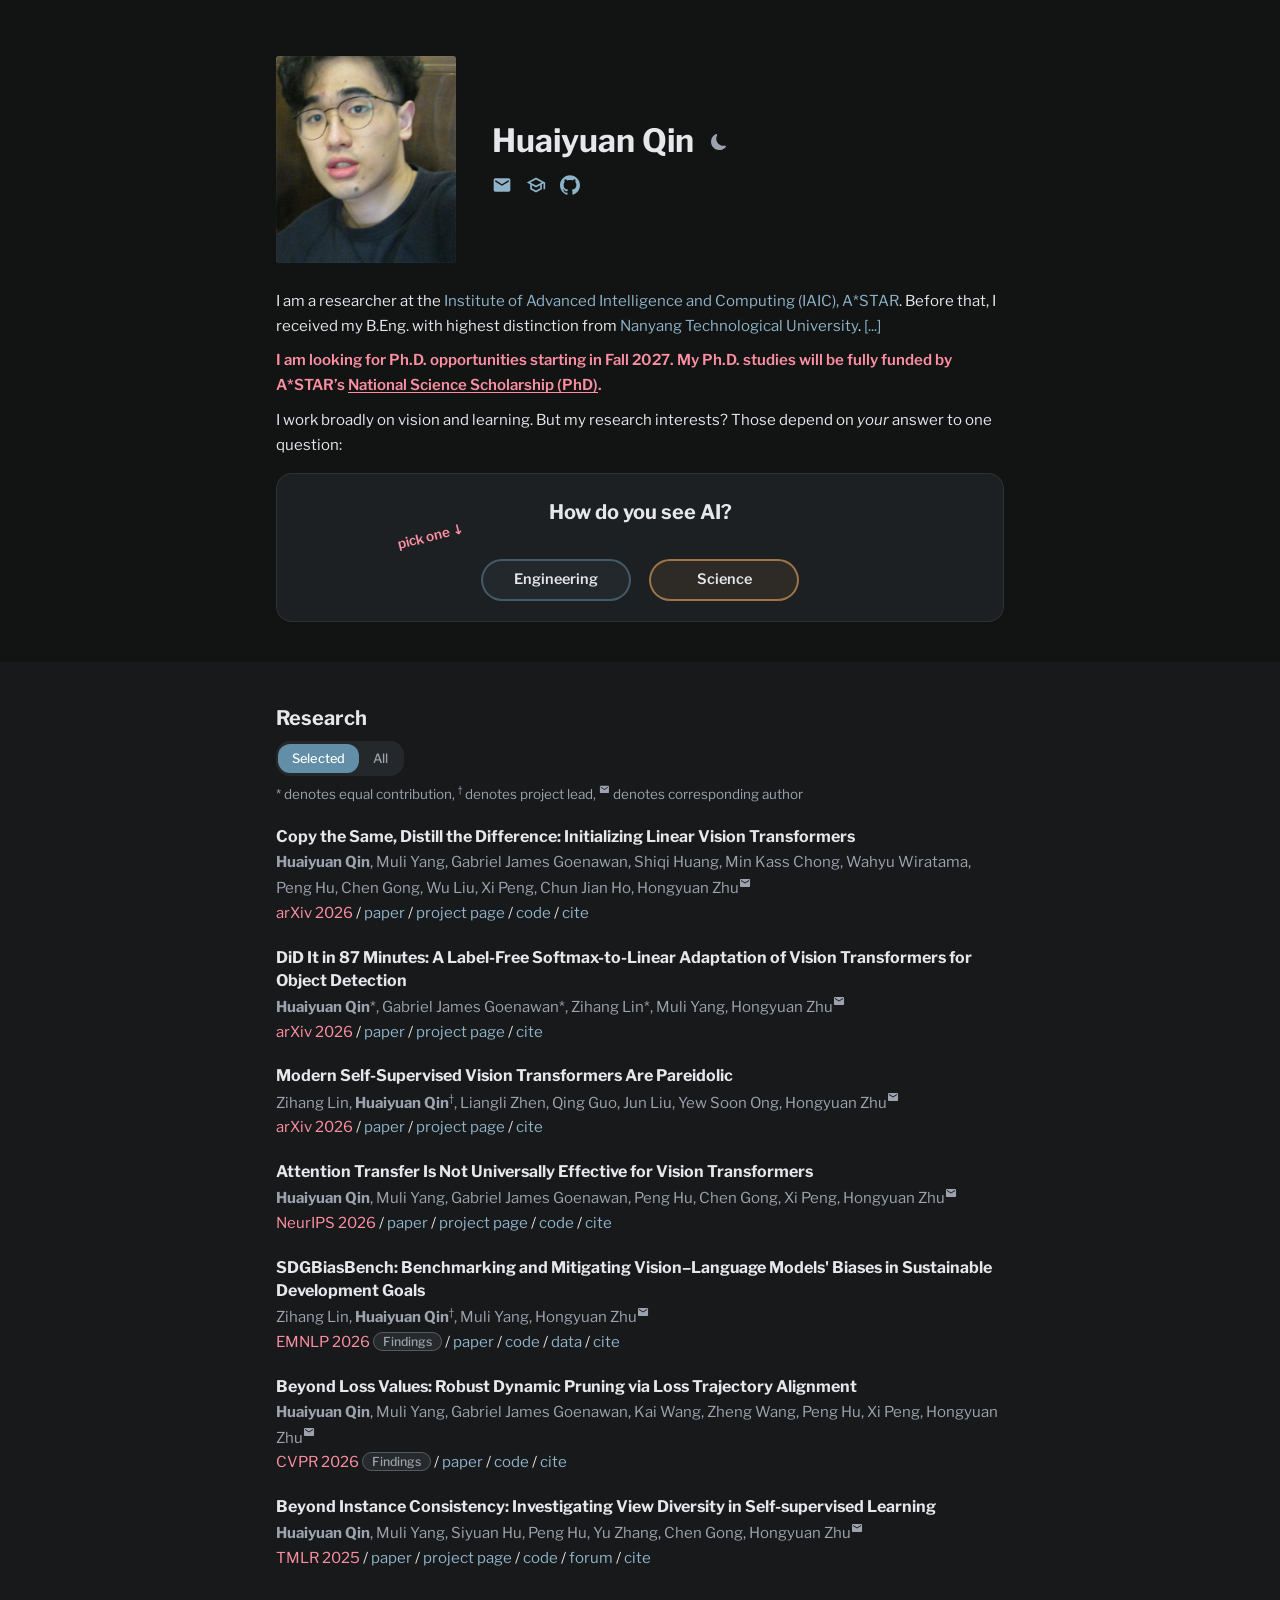
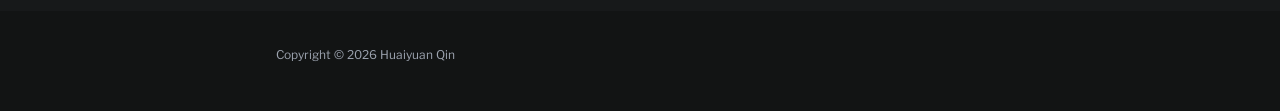
<file: index.html>
<!DOCTYPE html>
<html lang="en">

<head>
  <meta charset="UTF-8">
  <meta name="viewport" content="width=device-width, initial-scale=1">
  <meta name="description" content="Researcher at A*STAR, working on vision and learning.">
  <meta name="author" content="Huaiyuan Qin">
  <meta name="google-site-verification" content="AUz_-XQe1RFLe8JM5SM3DEXST_Pi_2eFm3qLyCKS68M" />
  <title>Huaiyuan Qin</title>

  <!-- Link preview (Open Graph / Twitter cards) -->
  <meta property="og:type" content="website">
  <meta property="og:title" content="Huaiyuan Qin">
  <meta property="og:description" content="Researcher at A*STAR, working on vision and learning.">
  <meta property="og:url" content="https://leonqin430.github.io/">
  <meta property="og:image" content="https://leonqin430.github.io/assets/profile.jpg">
  <meta name="twitter:card" content="summary">

  <!-- Structured data: this page is a person's profile, not a dated article -->
  <script type="application/ld+json">
  {
    "@context": "https://schema.org",
    "@type": "Person",
    "name": "Huaiyuan Qin",
    "url": "https://leonqin430.github.io/",
    "image": "https://leonqin430.github.io/assets/profile.jpg",
    "jobTitle": "Research Engineer",
    "worksFor": {
      "@type": "Organization",
      "name": "Institute of Advanced Intelligence and Computing (IAIC), A*STAR",
      "url": "https://www.a-star.edu.sg/iaic"
    },
    "alumniOf": {
      "@type": "CollegeOrUniversity",
      "name": "Nanyang Technological University",
      "url": "https://www.ntu.edu.sg/"
    },
    "sameAs": [
      "https://scholar.google.com/citations?user=IT6mI3oAAAAJ",
      "https://github.com/leonqin430"
    ]
  }
  </script>
  <link rel="preconnect" href="https://fonts.googleapis.com">
  <link rel="preconnect" href="https://fonts.gstatic.com" crossorigin>
  <link rel="stylesheet" href="https://fonts.googleapis.com/css2?family=Libre+Franklin:ital,wght@0,400;0,500;0,600;0,700;1,400&display=swap">
  <link rel="stylesheet" href="css/style.css">
</head>

<body>

  <!-- Reusable icons (referenced via <use href="#...">) -->
  <svg style="display: none" aria-hidden="true">
    <symbol id="icon-mail" viewBox="0 0 24 24"><path d="M20 4H4c-1.1 0-2 .9-2 2v12c0 1.1.9 2 2 2h16c1.1 0 2-.9 2-2V6c0-1.1-.9-2-2-2zm0 4l-8 5-8-5V6l8 5 8-5v2z"/></symbol>
  </svg>

  <!-- SECTION: Home -->
  <section class="section" id="home">
    <div class="container">
      <div class="home-row">
        <div class="home-photo">
          <img src="assets/profile.jpg" alt="Huaiyuan Qin">
        </div>
        <div class="home-info">
          <h1 class="name">
            Huaiyuan Qin
            <button id="theme-toggle" class="theme-toggle-btn" aria-label="Toggle color theme" title="Toggle color theme">
              <!-- moon shown while dark, sun while light (as on pingchuan.ma) -->
              <svg class="icon-moon" viewBox="0 0 16 16" aria-hidden="true"><path d="M6 .278a.77.77 0 0 1 .08.858 7.2 7.2 0 0 0-.878 3.46c0 4.021 3.278 7.277 7.318 7.277q.792-.001 1.533-.16a.79.79 0 0 1 .81.316.73.73 0 0 1-.031.893A8.35 8.35 0 0 1 8.344 16C3.734 16 0 12.286 0 7.71 0 4.266 2.114 1.312 5.124.06A.75.75 0 0 1 6 .278"/></svg>
              <svg class="icon-sun" viewBox="0 0 16 16" aria-hidden="true"><path d="M8 12a4 4 0 1 0 0-8 4 4 0 0 0 0 8M8 0a.5.5 0 0 1 .5.5v2a.5.5 0 0 1-1 0v-2A.5.5 0 0 1 8 0m0 13a.5.5 0 0 1 .5.5v2a.5.5 0 0 1-1 0v-2A.5.5 0 0 1 8 13m8-5a.5.5 0 0 1-.5.5h-2a.5.5 0 0 1 0-1h2a.5.5 0 0 1 .5.5M3 8a.5.5 0 0 1-.5.5h-2a.5.5 0 0 1 0-1h2A.5.5 0 0 1 3 8m10.657-5.657a.5.5 0 0 1 0 .707l-1.414 1.415a.5.5 0 1 1-.707-.708l1.414-1.414a.5.5 0 0 1 .707 0m-9.193 9.193a.5.5 0 0 1 0 .707L3.05 13.657a.5.5 0 0 1-.707-.707l1.414-1.414a.5.5 0 0 1 .707 0m9.193 2.121a.5.5 0 0 1-.707 0l-1.414-1.414a.5.5 0 0 1 .707-.707l1.414 1.414a.5.5 0 0 1 0 .707M4.464 4.465a.5.5 0 0 1-.707 0L2.343 3.05a.5.5 0 1 1 .707-.707l1.414 1.414a.5.5 0 0 1 0 .708"/></svg>
            </button>
          </h1>
          <!-- Contact icons (style from graceluo.net) -->
          <div class="profile-links">
            <a href="#" id="email-link" aria-label="Email" title="Email">
              <svg viewBox="0 0 24 24" fill="currentColor" aria-hidden="true"><path d="M20 4H4c-1.1 0-2 .9-2 2v12c0 1.1.9 2 2 2h16c1.1 0 2-.9 2-2V6c0-1.1-.9-2-2-2zm0 4l-8 5-8-5V6l8 5 8-5v2z"/></svg>
            </a>
            <a href="https://scholar.google.com/citations?hl=en&amp;user=IT6mI3oAAAAJ" target="_blank" aria-label="Google Scholar" title="Google Scholar">
              <svg viewBox="0 0 24 24" fill="currentColor" aria-hidden="true"><path d="M12 3L1 9l4 2.18v6L12 21l7-3.82v-6l2-1.09V17h2V9L12 3zM5.18 9 12 5.28 18.82 9 12 12.72 5.18 9zM17 15.99l-5 2.73-5-2.73v-3.72L12 15l5-2.73v3.72z"/></svg>
            </a>
            <a href="https://github.com/leonqin430" target="_blank" aria-label="GitHub" title="GitHub">
              <svg viewBox="0 0 24 24" fill="currentColor" aria-hidden="true"><path d="M12 .297c-6.63 0-12 5.373-12 12 0 5.303 3.438 9.8 8.205 11.385.6.113.82-.258.82-.577 0-.285-.01-1.04-.015-2.04-3.338.724-4.042-1.61-4.042-1.61C4.422 18.07 3.633 17.7 3.633 17.7c-1.087-.744.084-.729.084-.729 1.205.084 1.838 1.236 1.838 1.236 1.07 1.835 2.809 1.305 3.495.998.108-.776.417-1.305.76-1.605-2.665-.3-5.466-1.332-5.466-5.93 0-1.31.465-2.38 1.235-3.22-.135-.303-.54-1.523.105-3.176 0 0 1.005-.322 3.3 1.23.96-.267 1.98-.4 3-.405 1.02.005 2.04.138 3 .405 2.28-1.552 3.285-1.23 3.285-1.23.645 1.653.24 2.873.12 3.176.765.84 1.23 1.91 1.23 3.22 0 4.61-2.805 5.625-5.475 5.92.42.36.81 1.096.81 2.22 0 1.606-.015 2.896-.015 3.286 0 .315.21.69.825.57C20.565 22.092 24 17.592 24 12.297c0-6.627-5.373-12-12-12"/></svg>
            </a>
          </div>
        </div>
      </div>
      <div class="bio">
        <p>
          I am a researcher at the <a href="https://www.a-star.edu.sg/iaic" target="_blank">Institute of Advanced Intelligence and Computing (IAIC), A*STAR</a>.
          Before that, I received my B.Eng. with highest distinction from
          <a href="https://www.ntu.edu.sg/" target="_blank">Nanyang Technological University</a>.
          <a href="#" id="more-trigger" aria-label="Show or hide education, experience, honors and awards" title="Show / hide education, experience, honors and awards">[...]</a>
        </p>
        <p class="hiring-note">
          I am looking for Ph.D. opportunities starting in Fall 2027. My Ph.D. studies will be fully funded by A*STAR&rsquo;s
          <a href="https://www.a-star.edu.sg/scholarships/home/scholarships/national-science-scholarship-%28phd%29" target="_blank">National Science Scholarship (PhD)</a>.
        </p>
        <p>
          I work broadly on vision and learning. But my research interests?
          Those depend on <em>your</em> answer to one question:
        </p>
      </div>

      <!-- Research statement selector (interaction from akoepke.github.io/cave_umwelten) -->
      <div class="stmt-card">
        <p class="stmt-question">How do you see AI?</p>
        <div class="stmt-buttons">
          <span class="stmt-hint" aria-hidden="true">pick one &#x2193;</span>
          <button type="button" class="stmt-btn" data-stmt="engineering">Engineering</button>
          <button type="button" class="stmt-btn" data-stmt="science">Science</button>
        </div>
        <div class="stmt-panel" id="stmt-engineering" hidden>
          <p>
            I see AI as an <b>engineering discipline</b>, with the goal of building learning systems that are
            more scalable, robust, and efficient.
          </p>
          <p>
            Specifically, my research approaches this through <b>data-centric AI</b> from three perspectives:
          </p>
          <div class="stmt-topic">
            <div class="stmt-topic-name">Data of AI</div>
            <div class="stmt-topic-tag">Understanding the role of data in learning.</div>
            <p>How do data distribution, quality, diversity, modality, and individual samples shape what models learn and how well they generalize?</p>
          </div>
          <div class="stmt-topic">
            <div class="stmt-topic-name">Data for AI</div>
            <div class="stmt-topic-tag">Adapting AI to diverse forms of data.</div>
            <p>How can learning methods be designed to work effectively across different domains, modalities, and real-world data conditions?</p>
          </div>
          <div class="stmt-topic">
            <div class="stmt-topic-name">AI as Data</div>
            <div class="stmt-topic-tag">Rethinking what &ldquo;data&rdquo; can be.</div>
            <p>Can trained models, representations, parameters, and other learned artifacts themselves become data from which new models or knowledge can be derived?</p>
          </div>
        </div>
        <div class="stmt-panel" id="stmt-science" hidden>
          <p>
            I also see AI as an <b>empirical science</b>. As we move toward increasingly general intelligence,
            I view this process not only as building more capable models, but also as <b>creating an
            artificial world of learning systems within our hands</b>.
          </p>
          <p>
            Just as the physical world is governed by laws that allow us to understand and predict how objects
            behave, I believe the artificial world we create may also exhibit its own <b>fundamental laws of
            learning</b>. My research therefore asks whether artificial learning can become an empirical
            science with discoverable <b>laws of change and invariance</b>.
          </p>
          <p>
            Specifically, I explore this question from three perspectives:
          </p>
          <div class="stmt-topic">
            <div class="stmt-topic-name">Dynamics of Learning</div>
            <div class="stmt-topic-tag">Understanding how learning systems change.</div>
            <p>How do models respond when we change their data, optimization, architecture, or other learning conditions, and can these changes be described by consistent principles?</p>
          </div>
          <div class="stmt-topic">
            <div class="stmt-topic-name">Universality of Learning</div>
            <div class="stmt-topic-tag">Understanding what remains invariant across learning systems.</div>
            <p>Despite differences in architectures, objectives, datasets, and modalities, are there common structures, behaviors, or principles that consistently emerge during learning?</p>
          </div>
          <div class="stmt-topic">
            <div class="stmt-topic-name">Predictive Science of AI</div>
            <div class="stmt-topic-tag">Moving from observation toward prediction.</div>
            <p>Can the regularities discovered across learning systems be distilled into compact principles that explain existing phenomena and predict the behavior of previously unseen systems and conditions?</p>
          </div>
        </div>
      </div>
    </div>
  </section>
  <!-- SECTION: Home -->

  <!-- SECTION: Research -->
  <section class="section" id="research">
    <div class="container">
      <h2 class="section-title">Research</h2>
      <div class="project-toggle" role="group" aria-label="Publication filter">
        <span class="project-toggle-thumb" aria-hidden="true"></span>
        <button type="button" class="project-toggle-option is-active" data-filter="selected" aria-pressed="true">Selected</button>
        <button type="button" class="project-toggle-option" data-filter="all" aria-pressed="false">All</button>
      </div>
      <div class="research-note">
        * denotes equal contribution,
        <sup>&dagger;</sup> denotes project lead,
        <sup class="author-mark"><svg class="mark-mail" aria-label="email icon"><use href="#icon-mail"/></svg></sup> denotes corresponding author
      </div>

      <!-- Publication template:
           - add data-tags="selected" to show the entry under the "Selected" filter
           - author annotations: a baseline * after the name = equal contribution, <sup>&dagger;</sup> project lead,
             <sup class="author-mark"><svg class="mark-mail" role="img" aria-label="corresponding author"><use href="#icon-mail"/></svg></sup> corresponding author
      -->

      <!-- S2L -->
      <div class="pub-item" data-tags="selected">
        <div class="pub-body">
          <div class="pub-title"><a href="https://arxiv.org/abs/2609.35745" target="_blank">Copy the Same, Distill the Difference: Initializing Linear Vision Transformers</a></div>
          <div class="pub-authors">
            <span class="me">Huaiyuan Qin</span>, Muli Yang, Gabriel James Goenawan, Shiqi Huang, Min Kass Chong, Wahyu Wiratama, Peng Hu, Chen Gong, Wu Liu, Xi Peng, Chun Jian Ho, Hongyuan Zhu<sup class="author-mark"><svg class="mark-mail" role="img" aria-label="corresponding author"><use href="#icon-mail"/></svg></sup>
          </div>
          <div class="pub-links">
            <span class="venue">arXiv 2026</span> /
            <a href="https://arxiv.org/pdf/2609.35745" target="_blank">paper</a> /
            <a href="projects/copy-the-same-distill-the-difference/">project page</a> /
            <a href="https://github.com/leonqin430/copy-the-same-distill-the-difference" target="_blank">code</a> /
            <a href="#" data-bibtex="bibtex-s2l">cite</a>
          </div>
          <div class="bibtex" id="bibtex-s2l" hidden>
            <pre class="snippet"><code>@article{qin2026copy,
  title={Copy the Same, Distill the Difference: Initializing Linear Vision Transformers},
  author={Qin, Huaiyuan and Yang, Muli and Goenawan, Gabriel James and Huang, Shiqi and Chong, Min Kass and Wiratama, Wahyu and Hu, Peng and Gong, Chen and Liu, Wu and Peng, Xi and Ho, Chun Jian and Zhu, Hongyuan},
  journal={arXiv preprint arXiv:2609.35745},
  year={2026}
}</code></pre>
            <button type="button" class="copy-btn">copy</button>
          </div>
        </div>
      </div>

      <!-- DiD -->
      <div class="pub-item" data-tags="selected">
        <div class="pub-body">
          <div class="pub-title"><a href="https://arxiv.org/abs/2608.22368" target="_blank">DiD It in 87 Minutes: A Label-Free Softmax-to-Linear Adaptation of Vision Transformers for Object Detection</a></div>
          <div class="pub-authors">
            <span class="me">Huaiyuan Qin</span>*, Gabriel James Goenawan*, Zihang Lin*, Muli Yang, Hongyuan Zhu<sup class="author-mark"><svg class="mark-mail" role="img" aria-label="corresponding author"><use href="#icon-mail"/></svg></sup>
          </div>
          <div class="pub-links">
            <span class="venue">arXiv 2026</span> /
            <a href="https://arxiv.org/pdf/2608.22368" target="_blank">paper</a> /
            <a href="projects/did-it-in-87-minutes/">project page</a> /
            <a href="#" data-bibtex="bibtex-did">cite</a>
          </div>
          <div class="bibtex" id="bibtex-did" hidden>
            <pre class="snippet"><code>@article{qin2026did,
  title={{DiD} It in 87 Minutes: A Label-Free Softmax-to-Linear Adaptation of Vision Transformers for Object Detection},
  author={Qin, Huaiyuan and Goenawan, Gabriel James and Lin, Zihang and Yang, Muli and Zhu, Hongyuan},
  journal={arXiv preprint arXiv:2608.22368},
  year={2026}
}</code></pre>
            <button type="button" class="copy-btn">copy</button>
          </div>
        </div>
      </div>

      <!-- Pareidolic -->
      <div class="pub-item" data-tags="selected">
        <div class="pub-body">
          <div class="pub-title"><a href="https://arxiv.org/abs/2611.31238" target="_blank">Modern Self-Supervised Vision Transformers Are Pareidolic</a></div>
          <div class="pub-authors">
            Zihang Lin, <span class="me">Huaiyuan Qin</span><sup>&dagger;</sup>, Liangli Zhen, Qing Guo, Jun Liu, Yew Soon Ong, Hongyuan Zhu<sup class="author-mark"><svg class="mark-mail" role="img" aria-label="corresponding author"><use href="#icon-mail"/></svg></sup>
          </div>
          <div class="pub-links">
            <span class="venue">arXiv 2026</span> /
            <a href="https://arxiv.org/pdf/2611.31238" target="_blank">paper</a> /
            <a href="projects/self-supervised-vits-are-pareidolic/">project page</a> /
            <a href="#" data-bibtex="bibtex-pareidolic">cite</a>
          </div>
          <div class="bibtex" id="bibtex-pareidolic" hidden>
            <pre class="snippet"><code>@article{lin2026modern,
  title={Modern Self-Supervised Vision Transformers Are Pareidolic},
  author={Lin, Zihang and Qin, Huaiyuan and Zhen, Liangli and Guo, Qing and Liu, Jun and Ong, Yew Soon and Zhu, Hongyuan},
  journal={arXiv preprint arXiv:2611.31238},
  year={2026}
}</code></pre>
            <button type="button" class="copy-btn">copy</button>
          </div>
        </div>
      </div>

      <!-- Attention Transfer -->
      <div class="pub-item" data-tags="selected">
        <div class="pub-body">
          <div class="pub-title"><a href="https://arxiv.org/abs/2605.07191" target="_blank">Attention Transfer Is Not Universally Effective for Vision Transformers</a></div>
          <div class="pub-authors">
            <span class="me">Huaiyuan Qin</span>, Muli Yang, Gabriel James Goenawan, Peng Hu, Chen Gong, Xi Peng, Hongyuan Zhu<sup class="author-mark"><svg class="mark-mail" role="img" aria-label="corresponding author"><use href="#icon-mail"/></svg></sup>
          </div>
          <div class="pub-links">
            <span class="venue">NeurIPS 2026</span> /
            <a href="https://arxiv.org/pdf/2605.07191" target="_blank">paper</a> /
            <a href="projects/attention-transfer-universally/">project page</a> /
            <a href="https://github.com/leonqin430/attention-transfer-universally" target="_blank">code</a> /
            <a href="#" data-bibtex="bibtex-attn">cite</a>
          </div>
          <div class="bibtex" id="bibtex-attn" hidden>
            <pre class="snippet"><code>@inproceedings{qin2026attention,
  title={Attention Transfer Is Not Universally Effective for Vision Transformers},
  author={Qin, Huaiyuan and Yang, Muli and Goenawan, Gabriel James and Hu, Peng and Gong, Chen and Peng, Xi and Zhu, Hongyuan},
  booktitle={Advances in Neural Information Processing Systems},
  year={2026}
}</code></pre>
            <button type="button" class="copy-btn">copy</button>
          </div>
        </div>
      </div>

      <!-- SDGBiasBench -->
      <div class="pub-item" data-tags="selected">
        <div class="pub-body">
          <div class="pub-title"><a href="https://arxiv.org/abs/2605.21919" target="_blank">SDGBiasBench: Benchmarking and Mitigating Vision&ndash;Language Models' Biases in Sustainable Development Goals</a></div>
          <div class="pub-authors">
            Zihang Lin, <span class="me">Huaiyuan Qin</span><sup>&dagger;</sup>, Muli Yang, Hongyuan Zhu<sup class="author-mark"><svg class="mark-mail" role="img" aria-label="corresponding author"><use href="#icon-mail"/></svg></sup>
          </div>
          <div class="pub-links">
            <span class="venue">EMNLP 2026</span> <span class="pub-tag tag-findings">Findings</span> /
            <a href="https://arxiv.org/pdf/2605.21919" target="_blank">paper</a> /
            <a href="https://github.com/jeffreylin122/SDGBiasBench" target="_blank">code</a> /
            <a href="https://huggingface.co/datasets/jeffreylin1222/SDGBiasBench" target="_blank">data</a> /
            <a href="#" data-bibtex="bibtex-sdg">cite</a>
          </div>
          <div class="bibtex" id="bibtex-sdg" hidden>
            <pre class="snippet"><code>@inproceedings{lin2026sdgbiasbench,
  title={{SDGBiasBench}: Benchmarking and Mitigating Vision--Language Models' Biases in Sustainable Development Goals},
  author={Lin, Zihang and Qin, Huaiyuan and Yang, Muli and Zhu, Hongyuan},
  booktitle={Findings of the Association for Computational Linguistics: EMNLP 2026},
  year={2026}
}</code></pre>
            <button type="button" class="copy-btn">copy</button>
          </div>
        </div>
      </div>

      <!-- Beyond Loss Values -->
      <div class="pub-item" data-tags="selected">
        <div class="pub-body">
          <div class="pub-title"><a href="https://arxiv.org/abs/2604.07306" target="_blank">Beyond Loss Values: Robust Dynamic Pruning via Loss Trajectory Alignment</a></div>
          <div class="pub-authors">
            <span class="me">Huaiyuan Qin</span>, Muli Yang, Gabriel James Goenawan, Kai Wang, Zheng Wang, Peng Hu, Xi Peng, Hongyuan Zhu<sup class="author-mark"><svg class="mark-mail" role="img" aria-label="corresponding author"><use href="#icon-mail"/></svg></sup>
          </div>
          <div class="pub-links">
            <span class="venue">CVPR 2026</span> <span class="pub-tag tag-findings">Findings</span> /
            <a href="https://arxiv.org/pdf/2604.07306" target="_blank">paper</a> /
            <a href="https://github.com/leonqin430/AlignPrune" target="_blank">code</a> /
            <a href="#" data-bibtex="bibtex-pruning">cite</a>
          </div>
          <div class="bibtex" id="bibtex-pruning" hidden>
            <pre class="snippet"><code>@inproceedings{qin2026beyond,
  title={Beyond Loss Values: Robust Dynamic Pruning via Loss Trajectory Alignment},
  author={Qin, Huaiyuan and Yang, Muli and Goenawan, Gabriel James and Wang, Kai and Wang, Zheng and Hu, Peng and Peng, Xi and Zhu, Hongyuan},
  booktitle={IEEE/CVF Conference on Computer Vision and Pattern Recognition (CVPR) Findings},
  year={2026}
}</code></pre>
            <button type="button" class="copy-btn">copy</button>
          </div>
        </div>
      </div>

      <!-- AI-Generated Image Detector -->
      <div class="pub-item" data-tags="">
        <div class="pub-body">
          <div class="pub-title"><a href="https://arxiv.org/abs/2602.01973" target="_blank">Your AI-Generated Image Detector Can Secretly Achieve SOTA Accuracy, If Calibrated</a></div>
          <div class="pub-authors">
            Muli Yang, Gabriel James Goenawan, Henan Wang, <span class="me">Huaiyuan Qin</span>, Chenghao Xu, Yanhua Yang<sup class="author-mark"><svg class="mark-mail" role="img" aria-label="corresponding author"><use href="#icon-mail"/></svg></sup>, Fen Fang, Ying Sun, Joo-Hwee Lim, Hongyuan Zhu
          </div>
          <div class="pub-links">
            <span class="venue">AAAI 2026</span> /
            <a href="https://arxiv.org/pdf/2602.01973" target="_blank">paper</a> /
            <a href="https://github.com/muliyangm/AIGI-Det-Calib" target="_blank">code</a> /
            <a href="#" data-bibtex="bibtex-detector">cite</a>
          </div>
          <div class="bibtex" id="bibtex-detector" hidden>
            <pre class="snippet"><code>@inproceedings{yang2026your,
  title={Your {AI}-Generated Image Detector Can Secretly Achieve {SOTA} Accuracy, If Calibrated},
  author={Yang, Muli and Goenawan, Gabriel James and Wang, Henan and Qin, Huaiyuan and Xu, Chenghao and Yang, Yanhua and Fang, Fen and Sun, Ying and Lim, Joo-Hwee and Zhu, Hongyuan},
  booktitle={Proceedings of the AAAI Conference on Artificial Intelligence},
  year={2026}
}</code></pre>
            <button type="button" class="copy-btn">copy</button>
          </div>
        </div>
      </div>

      <!-- Beyond Instance Consistency -->
      <div class="pub-item" data-tags="selected">
        <div class="pub-body">
          <div class="pub-title"><a href="https://arxiv.org/abs/2509.11344" target="_blank">Beyond Instance Consistency: Investigating View Diversity in Self-supervised Learning</a></div>
          <div class="pub-authors">
            <span class="me">Huaiyuan Qin</span>, Muli Yang, Siyuan Hu, Peng Hu, Yu Zhang, Chen Gong, Hongyuan Zhu<sup class="author-mark"><svg class="mark-mail" role="img" aria-label="corresponding author"><use href="#icon-mail"/></svg></sup>
          </div>
          <div class="pub-links">
            <span class="venue">TMLR 2025</span> /
            <a href="https://arxiv.org/pdf/2509.11344" target="_blank">paper</a> /
            <a href="projects/beyond-instance-consistency/">project page</a> /
            <a href="https://github.com/leonqin430/beyond-instance-consistency" target="_blank">code</a> /
            <a href="https://openreview.net/forum?id=urWCU3YMA0" target="_blank">forum</a> /
            <a href="#" data-bibtex="bibtex-bic">cite</a>
          </div>
          <div class="bibtex" id="bibtex-bic" hidden>
            <pre class="snippet"><code>@article{qin2025beyond,
  title={Beyond Instance Consistency: Investigating View Diversity in Self-supervised Learning},
  author={Qin, Huaiyuan and Yang, Muli and Hu, Siyuan and Hu, Peng and Zhang, Yu and Gong, Chen and Zhu, Hongyuan},
  journal={Transactions on Machine Learning Research},
  year={2025}
}</code></pre>
            <button type="button" class="copy-btn">copy</button>
          </div>
        </div>
      </div>

      <!-- SCORE -->
      <div class="pub-item" data-tags="">
        <div class="pub-body">
          <div class="pub-title"><a href="https://arxiv.org/abs/2507.12857" target="_blank">SCORE: Scene Context Matters in Open-Vocabulary Remote Sensing Instance Segmentation</a></div>
          <div class="pub-authors">
            Shiqi Huang, Shuting He, <span class="me">Huaiyuan Qin</span>, Bihan Wen<sup class="author-mark"><svg class="mark-mail" role="img" aria-label="corresponding author"><use href="#icon-mail"/></svg></sup>
          </div>
          <div class="pub-links">
            <span class="venue">ICCV 2025</span> <span class="pub-tag pub-award">Highlight</span> /
            <a href="https://arxiv.org/pdf/2507.12857" target="_blank">paper</a> /
            <a href="https://github.com/HuangShiqi128/SCORE" target="_blank">code</a> /
            <a href="#" data-bibtex="bibtex-score">cite</a>
          </div>
          <div class="bibtex" id="bibtex-score" hidden>
            <pre class="snippet"><code>@inproceedings{huang2025score,
  title={{SCORE}: Scene Context Matters in Open-Vocabulary Remote Sensing Instance Segmentation},
  author={Huang, Shiqi and He, Shuting and Qin, Huaiyuan and Wen, Bihan},
  booktitle={Proceedings of the IEEE/CVF International Conference on Computer Vision (ICCV)},
  year={2025}
}</code></pre>
            <button type="button" class="copy-btn">copy</button>
          </div>
        </div>
      </div>

      <!-- Open World Objects -->
      <div class="pub-item" data-tags="">
        <div class="pub-body">
          <div class="pub-title"><a href="https://openaccess.thecvf.com/content/CVPR2025/papers/Yang_Detecting_Open_World_Objects_via_Partial_Attribute_Assignment_CVPR_2025_paper.pdf" target="_blank">Detecting Open World Objects via Partial Attribute Assignment</a></div>
          <div class="pub-authors">
            Muli Yang, Gabriel James Goenawan, <span class="me">Huaiyuan Qin</span>, Kai Han, Xi Peng, Yanhua Yang, Hongyuan Zhu<sup class="author-mark"><svg class="mark-mail" role="img" aria-label="corresponding author"><use href="#icon-mail"/></svg></sup>
          </div>
          <div class="pub-links">
            <span class="venue">CVPR 2025</span> /
            <a href="https://openaccess.thecvf.com/content/CVPR2025/papers/Yang_Detecting_Open_World_Objects_via_Partial_Attribute_Assignment_CVPR_2025_paper.pdf" target="_blank">paper</a> /
            <a href="https://github.com/muliyangm/PASS" target="_blank">code</a> /
            <a href="#" data-bibtex="bibtex-owo">cite</a>
          </div>
          <div class="bibtex" id="bibtex-owo" hidden>
            <pre class="snippet"><code>@inproceedings{yang2025detecting,
  title={Detecting Open World Objects via Partial Attribute Assignment},
  author={Yang, Muli and Goenawan, Gabriel James and Qin, Huaiyuan and Han, Kai and Peng, Xi and Yang, Yanhua and Zhu, Hongyuan},
  booktitle={Proceedings of the IEEE/CVF Conference on Computer Vision and Pattern Recognition (CVPR)},
  year={2025}
}</code></pre>
            <button type="button" class="copy-btn">copy</button>
          </div>
        </div>
      </div>

      <!-- Aerial Category Discovery (ICIP 2024 workshop) -->
      <div class="pub-item" data-tags="">
        <div class="pub-body">
          <div class="pub-title"><a href="https://doi.org/10.1109/ICIPCW64161.2024.10769106" target="_blank">Dynamic Task-Oriented Prompting for Generalized Aerial Category Discovery</a></div>
          <div class="pub-authors">
            Muli Yang, <span class="me">Huaiyuan Qin</span>, Hongyuan Zhu
          </div>
          <div class="pub-links">
            <span class="venue">ICIP 2024 Workshop</span> <span class="pub-tag pub-award">Best Paper</span> /
            <a href="https://doi.org/10.1109/ICIPCW64161.2024.10769106" target="_blank">paper</a> /
            <a href="#" data-bibtex="bibtex-aerial">cite</a>
          </div>
          <div class="bibtex" id="bibtex-aerial" hidden>
            <pre class="snippet"><code>@inproceedings{yang2024dynamic,
  title={Dynamic Task-Oriented Prompting for Generalized Aerial Category Discovery},
  author={Yang, Muli and Qin, Huaiyuan and Zhu, Hongyuan},
  booktitle={IEEE International Conference on Image Processing Challenges and Workshops (ICIPCW)},
  year={2024}
}</code></pre>
            <button type="button" class="copy-btn">copy</button>
          </div>
        </div>
      </div>

    </div>
  </section>
  <!-- SECTION: Research -->

  <!-- Education + Experience + Honors and Awards are collapsed behind the bio's [...] trigger (as on pingchuan.ma) -->
  <div id="more-content" hidden>

  <!-- SECTION: Education -->
  <section class="section" id="education">
    <div class="container">
      <h2 class="section-title">Education</h2>

      <div class="exp-item">
        <div class="exp-title"><a href="https://www.ntu.edu.sg/" target="_blank">Nanyang Technological University</a>, Singapore</div>
        <div class="exp-row">
          <div class="exp-info">B.Eng. in EEE with Highest Distinction | GPA 4.93/5</div>
          <div class="exp-time">2019 - 2023</div>
        </div>
      </div>

    </div>
  </section>
  <!-- SECTION: Education -->

  <!-- SECTION: Experience -->
  <section class="section" id="experience">
    <div class="container">
      <h2 class="section-title">Experience</h2>

      <div class="exp-item">
        <div class="exp-title"><a href="https://www.a-star.edu.sg/iaic" target="_blank">Institute of Advanced Intelligence and Computing (IAIC), A*STAR</a></div>
        <div class="exp-row">
          <div class="exp-info">Research Engineer</div>
          <div class="exp-time">2023 - Present</div>
        </div>
        <div class="exp-location">Singapore</div>
      </div>

    </div>
  </section>
  <!-- SECTION: Experience -->

  <!-- SECTION: Honors and Awards -->
  <section class="section" id="awards">
    <div class="container">
      <h2 class="section-title">Honors and Awards</h2>

      <div class="exp-item awards">
        <div class="exp-row">
          <div class="exp-info"><span class="award-name">Top Reviewer</span>, NeurIPS 2026</div>
          <div class="exp-time">2026</div>
        </div>
        <div class="exp-row">
          <div class="exp-info"><span class="award-name">National Science Scholarship (PhD)</span>, A*STAR</div>
          <div class="exp-time">2025</div>
        </div>
        <div class="exp-row">
          <div class="exp-info"><span class="award-name">Best Paper Award</span>, ICIP AI4IPoT Workshop 2024</div>
          <div class="exp-time">2024</div>
        </div>
        <div class="exp-row">
          <div class="exp-info"><span class="award-name">Dean&rsquo;s List</span></div>
          <div class="exp-time">2019 - 2023</div>
        </div>
        <div class="exp-row">
          <div class="exp-info"><span class="award-name">NTU President Research Scholar</span></div>
          <div class="exp-time">2020 - 2022</div>
        </div>
        <div class="exp-row">
          <div class="exp-info"><span class="award-name">NTU Science and Technology Undergraduate Full Scholarship</span></div>
          <div class="exp-time">2018</div>
        </div>
      </div>

    </div>
  </section>
  <!-- SECTION: Honors and Awards -->

  </div>
  <!-- /more-content -->

  <footer>
    <div class="container">
      <p>Copyright &copy; <span id="year">2026</span> Huaiyuan Qin</p>
    </div>
  </footer>

  <script src="js/script.js"></script>

</body>

</html>
</file>
<file: css/style.css>
/* ============================================================
   Palette & tokens
   Colors adapted from graceluo.net; layout metrics from
   pingchuan.ma's template.
   Dark theme is the site default; light is the toggle choice.
   ============================================================ */
:root {
  --text: #e5e7eb;
  --text-muted: #9ca3af;
  --text-faint: #6b7280;
  --bg: #121414;
  --bg-band: #17191a;          /* band behind the Research section */
  --link: #8fb3c9;             /* steel blue (lightened for dark bg) */
  --link-hover: #f8b364;       /* warm apricot */
  --award: #ff8fa3;            /* award / highlight red */
  --toggle-track: #24282a;
  --toggle-thumb: #628ea7;
  --code-bg: #1d2022;
  --thumb-ring: rgba(143, 179, 201, 0.55);
  --ph-bg: #1e2426;            /* placeholder image background */
  --ph-fg: #4a5d68;            /* placeholder image foreground */
  --award-hl: #f8b364;         /* award tag (apricot) */
  --card-border: rgba(255, 255, 255, 0.08);

  --page-width: 768px;
  --font-size: 15px;
  --line-height: 1.65;
  --name-size: 32px;
  --section-title-size: 20px;
  --code-size: 12px;
}

:root[data-theme="light"] {
  --text: #1f2937;
  --text-muted: #6b7280;
  --text-faint: #9ca3af;
  --bg: #ffffff;
  --bg-band: #fafafa;
  --link: #628ea7;
  --link-hover: #f8b364;
  --award: #f14668;
  --toggle-track: #f1f1ee;
  --toggle-thumb: #628ea7;
  --code-bg: #f1f1ee;
  --thumb-ring: rgba(98, 142, 167, 0.55);
  --ph-bg: #e7edf1;
  --ph-fg: #9db6c4;
  --award-hl: #d97706;         /* deeper apricot for light bg */
  --card-border: rgba(31, 41, 55, 0.12);
}

/* ============================================================
   Base
   ============================================================ */
* { box-sizing: border-box; }

html { scroll-behavior: smooth; }

body {
  margin: 0;
  font-family: "Libre Franklin", system-ui, -apple-system, BlinkMacSystemFont,
    "Segoe UI", Roboto, "PingFang SC", "Microsoft YaHei", sans-serif;
  font-size: var(--font-size);
  line-height: var(--line-height);
  color: var(--text);
  background: var(--bg);
}

::selection { background: rgba(248, 179, 100, 0.35); }

a {
  color: var(--link);
  text-decoration: none;
  transition: color 0.15s ease;
}
a:hover { color: var(--link-hover); }

img { max-width: 100%; }

sup { font-size: 0.7em; }

.section { padding: 40px 0; }

.container {
  max-width: var(--page-width);
  margin: 0 auto;
  padding: 0 20px;
}

.section-title {
  font-size: var(--section-title-size);
  font-weight: 700;
  margin: 0;
}

.section-sub {
  color: var(--text-muted);
  font-size: 0.9em;
}

/* ============================================================
   Home / header
   ============================================================ */
#home { padding-top: 56px; }

.home-row {
  display: flex;
  align-items: center;
  gap: 36px;
}

.home-photo {
  flex: 0 0 180px;
}
.home-photo img,
.home-photo svg {
  width: 100%;
  border-radius: 3px;
  display: block;
}

.home-info .name {
  font-size: var(--name-size);
  font-weight: 700;
  line-height: 1.2;
  margin: 0 0 14px;
}

.home-info > div { margin: 2px 0; }

/* Contact icon row (from graceluo.net) */
.profile-links {
  display: flex;
  gap: 14px;
  margin-top: 12px;
}
.profile-links a {
  display: inline-flex;
  align-items: center;
  justify-content: center;
  color: var(--link);
  transition:
    transform 0.25s cubic-bezier(0.68, -0.4, 0.265, 1.4),
    color 0.2s ease;
}
.profile-links a:hover {
  color: var(--link-hover);
  transform: translateY(-2px) rotate(-6deg);
}
.profile-links svg {
  width: 20px;
  height: 20px;
  display: block;
  fill: currentColor;
}

.theme-toggle-btn {
  background: none;
  border: none;
  cursor: pointer;
  color: var(--text-muted);
  padding: 0 4px;
  margin-left: 6px;
  line-height: 1;
  vertical-align: middle;
  transition: color 0.15s ease, transform 0.25s cubic-bezier(0.68, -0.4, 0.265, 1.4);
}
.theme-toggle-btn:hover {
  color: var(--link-hover);
  transform: translateY(-2px) rotate(-12deg);
}
.theme-toggle-btn svg {
  width: 16px;
  height: 16px;
  fill: currentColor;
  vertical-align: 1px;
}

/* Icon reflects the current theme (as on pingchuan.ma):
   moon while dark (the site default), sun while light */
.theme-toggle-btn .icon-sun { display: none; }
.theme-toggle-btn .icon-moon { display: inline; }
:root[data-theme="light"] .theme-toggle-btn .icon-sun { display: inline; }
:root[data-theme="light"] .theme-toggle-btn .icon-moon { display: none; }

.bio { margin-top: 26px; }
.bio p { margin: 0 0 10px; }

/* Ph.D.-seeking announcement */
.hiring-note {
  color: var(--award);
  font-weight: 600;
}
.hiring-note a {
  color: inherit;
  text-decoration: underline;
  text-underline-offset: 2px;
}
.hiring-note a:hover { color: var(--link-hover); }

/* ============================================================
   Research statement selector ("How do you see AI?")
   Interaction pattern from akoepke.github.io/cave_umwelten
   ============================================================ */
.stmt-card {
  background: var(--code-bg);
  border: 1px solid var(--card-border);
  border-radius: 16px;
  padding: 22px 26px 20px;
  margin-top: 16px;
}

.stmt-question {
  text-align: center;
  font-size: 1.25rem;
  font-weight: 700;
  margin: 0;
}

.stmt-buttons {
  position: relative;
  display: flex;
  gap: 18px;
  justify-content: center;
  flex-wrap: wrap;
  padding-top: 30px;
}

.stmt-hint {
  position: absolute;
  top: 0;
  left: 14%;
  font-size: 0.85rem;
  font-weight: 600;
  color: var(--award);
  transform: rotate(-14deg);
  pointer-events: none;
  line-height: 1.1;
}

@keyframes stmt-pulse {
  0%, 100% { transform: scale(1); }
  50% { transform: scale(1.045); }
}

.stmt-btn {
  padding: 7px 22px;
  min-width: 150px;
  text-align: center;
  border-radius: 999px;
  font: inherit;
  font-size: 0.9rem;
  font-weight: 600;
  color: var(--text);
  cursor: pointer;
  transition: all 0.2s ease;
  animation: stmt-pulse 1.8s ease-in-out infinite;
}

.stmt-btn[data-stmt="engineering"] {
  border: 2px solid rgba(98, 142, 167, 0.5);
  background: rgba(98, 142, 167, 0.08);
}
.stmt-btn[data-stmt="engineering"]:hover {
  border-color: rgba(98, 142, 167, 0.9);
  transform: translateY(-1px);
}
.stmt-btn[data-stmt="engineering"].active {
  background: #628ea7;
  border-color: #628ea7;
  color: #fff;
}

.stmt-btn[data-stmt="science"] {
  border: 2px solid rgba(248, 179, 100, 0.55);
  background: rgba(248, 179, 100, 0.08);
}
.stmt-btn[data-stmt="science"]:hover {
  border-color: rgba(248, 179, 100, 0.95);
  transform: translateY(-1px);
}
.stmt-btn[data-stmt="science"].active {
  background: #f8b364;
  border-color: #f8b364;
  color: #1f2937;
}

/* once a pill has been clicked: stop pulsing, hide the hint */
.stmt-card.clicked .stmt-btn { animation: none; }
.stmt-card.clicked .stmt-hint { display: none; }

@media (prefers-reduced-motion: reduce) {
  .stmt-btn { animation: none; }
}

.stmt-panel {
  margin-top: 18px;
  padding-top: 14px;
  border-top: 1px solid var(--card-border);
}
.stmt-panel p { margin: 0 0 10px; }
.stmt-panel p:last-child { margin-bottom: 0; }

.stmt-topic {
  margin: 12px 0 0;
  padding-left: 14px;
  border-left: 3px solid rgba(98, 142, 167, 0.55);
}
#stmt-science .stmt-topic { border-left-color: rgba(248, 179, 100, 0.6); }
.stmt-topic-name { font-weight: 700; }
.stmt-topic-tag {
  font-style: italic;
  color: var(--text-muted);
  font-size: 0.95em;
}
.stmt-topic p { margin: 2px 0 0; }

/* ============================================================
   Research
   ============================================================ */
#research { background: var(--bg-band); }

.research-note {
  font-size: 0.9em;
  color: var(--text-muted);
}

/* Author annotation marks (†, ✉) */
.mark-mail {
  width: 0.95em;
  height: 0.95em;
  fill: currentColor;
  vertical-align: -0.1em;
}
sup.author-mark { font-size: 0.7em; }
sup.author-mark .mark-mail {
  width: 1.15em;
  height: 1.15em;
  vertical-align: -0.15em;
}

/* Selected / All pill toggle (from graceluo.net) */
.project-toggle {
  position: relative;
  display: inline-flex;
  align-items: center;
  padding: 2px;
  margin: 6px 0 6px;
  background-color: var(--toggle-track);
  border-radius: 14px;
}

.project-toggle-thumb {
  position: absolute;
  top: 3px;
  bottom: 3px;
  left: 0;
  background-color: var(--toggle-thumb);
  border-radius: 12px;
  transform: translateX(0);
  transition: transform 0.25s ease, width 0.25s ease;
  pointer-events: none;
  z-index: 0;
}

.project-toggle-option {
  position: relative;
  z-index: 1;
  appearance: none;
  border: none;
  background: transparent;
  font: inherit;
  font-size: 0.8rem;
  font-weight: 500;
  letter-spacing: 0.01em;
  padding: 5px 14px;
  border-radius: 12px;
  color: var(--text-muted);
  cursor: pointer;
  transition: color 0.2s ease;
}
.project-toggle-option:focus { outline: none; }
.project-toggle-option:hover:not(.is-active) { color: var(--text); }
.project-toggle-option.is-active { color: #fff; }

/* Publication entries (text-only, structure from pingchuan.ma) */
.pub-item { margin-top: 20px; }

.pub-title {
  font-size: 16px;
  line-height: 1.45;
  margin-bottom: 2px;
}
.pub-title a,
.pub-title span {
  color: var(--text);
  font-weight: 700;
}
.pub-title a:hover { color: var(--link-hover); }

.pub-authors { color: var(--text-muted); }
.pub-authors a { color: var(--text-muted); }
.pub-authors a:hover { color: var(--link-hover); }
.pub-authors .me { font-weight: 700; }

.pub-links .venue { color: var(--award); }

/* Venue tag chips: gray = track qualifier, apricot = award */
.pub-tag {
  border-radius: 999px;
  padding: 1px 9px;
  font-size: 0.82em;
  font-weight: 600;
  vertical-align: 1px;
  white-space: nowrap;
  border: 1px solid color-mix(in srgb, currentColor 40%, transparent);
  background: color-mix(in srgb, currentColor 12%, transparent);
}
.tag-findings {
  color: var(--text-muted);
  font-weight: 500;
}
.pub-award { color: var(--award-hl); }

/* Collapsible BibTeX */
.bibtex {
  position: relative;
  margin-top: 8px;
}
.snippet {
  background: var(--code-bg);
  font-family: SFMono-Regular, Consolas, "Liberation Mono", Menlo, monospace;
  font-size: var(--code-size);
  line-height: 1.5;
  border-radius: 3px;
  padding: 10px 12px;
  margin: 0;
  overflow-x: auto;
}
.copy-btn {
  position: absolute;
  top: 6px;
  right: 6px;
  font-family: inherit;
  font-size: 11px;
  padding: 2px 8px;
  border-radius: 3px;
  border: 1px solid var(--thumb-ring);
  background: var(--bg);
  color: var(--text);
  cursor: pointer;
  opacity: 0.85;
  transition: opacity 0.15s ease, border-color 0.15s ease;
}
.copy-btn:hover { opacity: 1; border-color: var(--link); }

/* ============================================================
   Education / Experience (structure from pingchuan.ma)
   ============================================================ */
#education,
#experience { padding-bottom: 0; }   /* keep one 40px gap between the collapsed sections */

.exp-item { margin-top: 18px; }

.exp-title { font-weight: 700; }
.exp-title a { color: var(--text); }
.exp-title a:hover { color: var(--link-hover); }

.exp-row {
  display: flex;
  justify-content: space-between;
  gap: 12px;
}
.exp-time {
  text-align: right;
  white-space: nowrap;
}
.exp-location { color: var(--text-muted); }
.awards .exp-row + .exp-row { margin-top: 8px; }
.award-name { font-weight: 700; }

/* ============================================================
   Footer
   ============================================================ */
footer {
  padding: 32px 0 44px;
  color: var(--text-muted);
  font-size: 12px;
}
footer .container p { margin: 2px 0; }

/* ============================================================
   Mobile
   ============================================================ */
@media (max-width: 640px) {
  body { font-size: 16px; }

  #home { padding-top: 36px; }

  .home-row {
    flex-direction: column;
    align-items: flex-start;
    gap: 20px;
  }
  .home-photo { flex: none; width: 180px; }

  .exp-row { flex-direction: column; gap: 0; }
  .exp-time {
    text-align: left;
    color: var(--text-muted);
  }
  .exp-location { display: none; }
}
</file>
